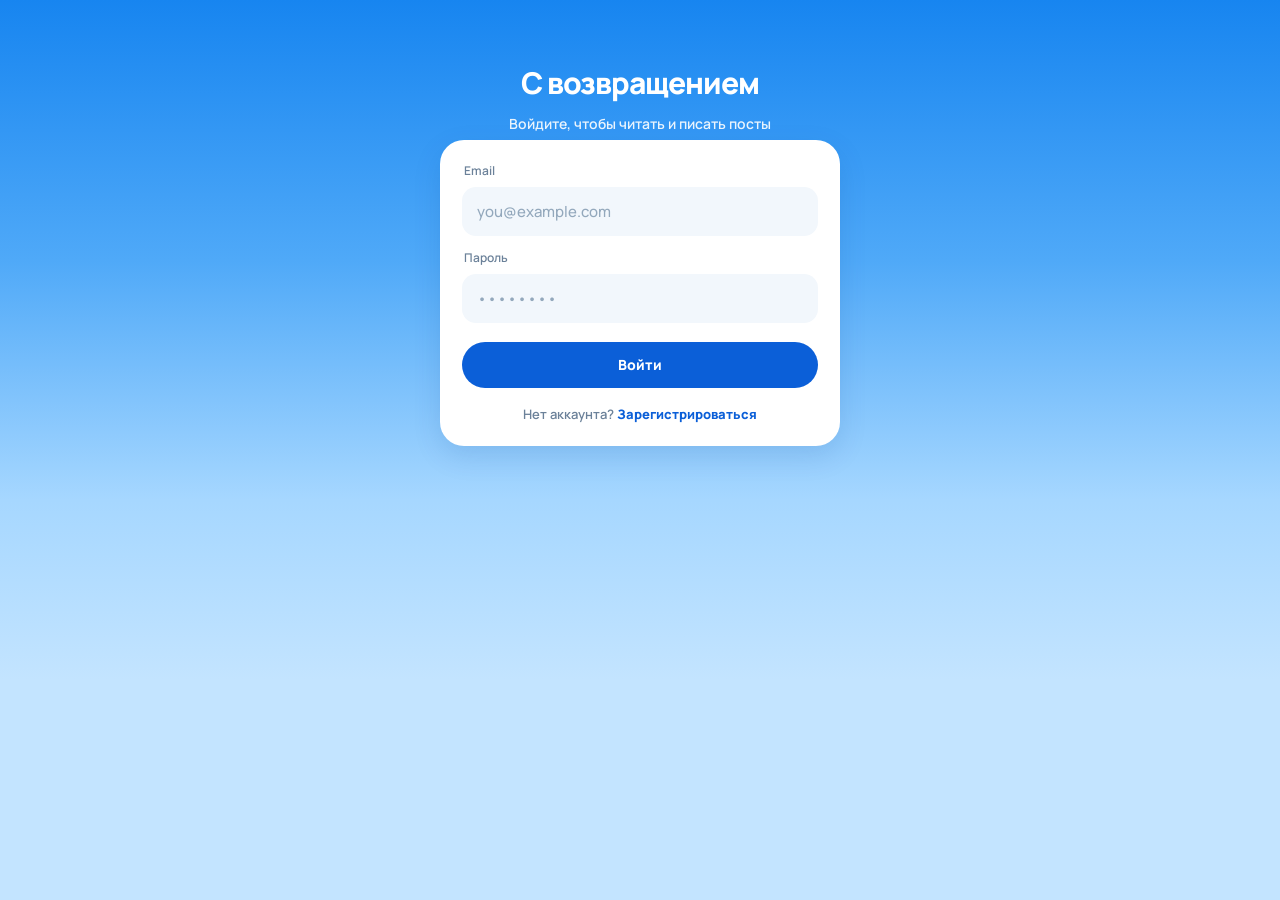
<file: src/main/resources/static/index.html>
<!doctype html>
<html lang="ru">
<head>
  <meta charset="UTF-8" />
  <meta name="viewport" content="width=device-width, initial-scale=1.0, viewport-fit=cover" />
  <title>Website</title>
  <link rel="preconnect" href="https://fonts.googleapis.com" />
  <link rel="preconnect" href="https://fonts.gstatic.com" crossorigin />
  <link rel="stylesheet" href="https://fonts.googleapis.com/css2?family=Manrope:wght@300;400;500;600;700;800&display=swap" />
  <link rel="stylesheet" href="style.css" />
</head>
<body>
  <header class="topbar wrap" id="topbar" hidden>
    <div class="topbar-in" id="nav"></div>
  </header>

  <main id="app" class="wrap app"></main>

  <div id="toast" class="toast" hidden></div>

  <script src="app.js"></script>
</body>
</html>
</file>
<file: src/main/resources/static/style.css>
:root {
  --blue-700: #0B5FD8;
  --blue-600: #1785F0;
  --blue-500: #4FA9F8;
  --blue-200: #A6D7FF;
  --blue-100: #C3E4FF;
  --royal: #0C3BB0;
  --ink: #0B2239;
  --ink-2: #37506B;
  --muted: #6B8199;
  --red: #E8342A;
  --white: #fff;

  --field: #F2F7FC;
  --field-2: #E4EEF8;
  --hair: #EAF1F8;

  --glass: rgba(255, 255, 255, .26);
  --glass-line: rgba(255, 255, 255, .5);

  --shadow-s: 0 2px 10px rgba(11, 58, 140, .08);
  --shadow-m: 0 10px 28px rgba(11, 58, 140, .13);
  --shadow-l: 0 18px 44px rgba(11, 58, 140, .18);

  --r-card: 24px;
  --r-pill: 999px;

  --sans: "Manrope", system-ui, -apple-system, "Segoe UI", Roboto, sans-serif;
}

* { box-sizing: border-box; }

html, body { height: 100%; }

body {
  margin: 0;
  background-color: var(--blue-100);
  background-image: linear-gradient(180deg,
      var(--blue-600) 0,
      var(--blue-500) 260px,
      var(--blue-200) 500px,
      var(--blue-100) 680px);
  background-repeat: no-repeat;
  color: var(--ink);
  font-family: var(--sans);
  font-size: 15px;
  font-weight: 500;
  line-height: 1.55;
  -webkit-font-smoothing: antialiased;
}

a { color: inherit; }
button { font: inherit; cursor: pointer; }
input, textarea { font: inherit; color: inherit; }

:where(a, button, input, textarea):focus-visible {
  outline: 3px solid rgba(11, 95, 216, .4);
  outline-offset: 2px;
}

.wrap {
  max-width: 640px;
  margin: 0 auto;
  padding-inline: 18px;
}

.app { padding-bottom: 100px; }

/* ---------- шапка-пилюля ---------- */

.topbar {
  position: sticky;
  top: calc(env(safe-area-inset-top, 0px) + 12px);
  z-index: 30;
  padding-top: 12px;
}

.topbar-in {
  background: var(--white);
  border-radius: var(--r-pill);
  box-shadow: var(--shadow-m);
  padding: 8px 10px 8px 8px;
  display: flex;
  align-items: center;
  gap: 14px;
}

.who { display: flex; align-items: center; gap: 10px; min-width: 0; }

.hello { line-height: 1.25; min-width: 0; }
.hello small { display: block; font-size: 11px; font-weight: 500; color: var(--muted); }
.hello b {
  display: block;
  font-size: 14px;
  font-weight: 800;
  letter-spacing: -.01em;
  white-space: nowrap;
  overflow: hidden;
  text-overflow: ellipsis;
}

.nav { display: flex; gap: 4px; margin-left: auto; }
.nav a {
  font-size: 13px;
  font-weight: 700;
  color: var(--muted);
  text-decoration: none;
  padding: 7px 14px;
  border-radius: var(--r-pill);
  transition: background .18s ease, color .18s ease;
}
.nav a:hover { color: var(--ink); background: var(--field); }
.nav a.on { color: var(--ink); background: var(--field); }

.circ {
  width: 38px;
  height: 38px;
  flex: 0 0 auto;
  border-radius: 50%;
  border: 0;
  background: var(--field);
  color: var(--ink);
  display: grid;
  place-items: center;
  font-size: 15px;
  transition: background .18s ease, color .18s ease;
}
.circ:hover { background: #FDECEB; color: var(--red); }

/* ---------- аватары ---------- */

.ava {
  width: 38px;
  height: 38px;
  flex: 0 0 auto;
  border-radius: 50%;
  background: var(--blue-700);
  color: var(--white);
  display: grid;
  place-items: center;
  font-weight: 800;
  font-size: 15px;
  letter-spacing: -.01em;
  text-transform: uppercase;
}
/* Фото вместо буквы-заглушки: тот же круг, но картинка кадрируется по центру */
img.ava { object-fit: cover; background: var(--blue-700); }

.ava.s { width: 32px; height: 32px; font-size: 13px; }
.ava.xl {
  width: 82px;
  height: 82px;
  font-size: 30px;
  box-shadow: 0 0 0 5px rgba(255, 255, 255, .3);
}

/* ---------- герой ---------- */

.hero {
  text-align: center;
  padding: 34px 0 30px;
  color: var(--white);
}
.hero-label { font-size: 13px; font-weight: 600; opacity: .9; margin: 0 0 2px; }
.hero-n {
  font-size: clamp(54px, 15vw, 76px);
  font-weight: 800;
  letter-spacing: -.045em;
  line-height: 1;
  margin: 0;
  font-variant-numeric: tabular-nums;
  text-shadow: 0 4px 20px rgba(8, 50, 110, .2);
}
.hero-sub { font-size: 15px; font-weight: 600; margin: 10px 0 0; opacity: .95; }
.hero-sub b { font-weight: 800; }

.btn-cta {
  display: inline-flex;
  align-items: center;
  gap: 12px;
  background: var(--blue-700);
  color: var(--white);
  border: 0;
  border-radius: var(--r-pill);
  padding: 15px 16px 15px 26px;
  font-size: 15px;
  font-weight: 800;
  letter-spacing: -.01em;
  box-shadow: var(--shadow-l);
  margin-top: 26px;
  transition: transform .18s ease, background .18s ease;
}
.btn-cta:hover { background: #0A53BE; transform: translateY(-1px); }
.btn-cta i {
  width: 28px;
  height: 28px;
  border-radius: 9px;
  background: rgba(255, 255, 255, .2);
  display: grid;
  place-items: center;
  font-style: normal;
  font-size: 13px;
}

/* ---------- чипсы ---------- */

.chips { display: flex; gap: 9px; flex-wrap: wrap; margin-bottom: 18px; }
.chip {
  font-size: 13px;
  font-weight: 600;
  padding: 9px 17px;
  border-radius: var(--r-pill);
  border: 1px solid var(--glass-line);
  background: var(--glass);
  backdrop-filter: blur(6px);
  color: #0E3E6E;
  transition: background .18s ease;
}
.chip:hover { background: rgba(255, 255, 255, .42); }
.chip.on {
  background: var(--white);
  color: var(--ink);
  border-color: var(--white);
  box-shadow: var(--shadow-s);
}

/* ---------- секции ---------- */

.sec { display: flex; align-items: baseline; gap: 12px; margin: 40px 0 16px; }
.sec h2 { font-size: 22px; font-weight: 800; letter-spacing: -.025em; margin: 0; }
.sec span { font-size: 13px; font-weight: 600; color: var(--muted); margin-left: auto; }

/* ---------- карточки ---------- */

.card {
  background: var(--white);
  border-radius: var(--r-card);
  box-shadow: var(--shadow-m);
  padding: 22px;
  margin-bottom: 16px;
}
.card-h { font-size: 17px; font-weight: 800; letter-spacing: -.02em; margin: 0 0 16px; }

/* ---------- поля ---------- */

.field { margin-bottom: 13px; }
.field label {
  display: block;
  font-size: 12px;
  font-weight: 600;
  color: var(--muted);
  margin-bottom: 6px;
  padding-left: 2px;
}
.field input,
.field textarea {
  width: 100%;
  background: var(--field);
  border: 1.5px solid transparent;
  border-radius: 14px;
  font-size: 15px;
  font-weight: 500;
  padding: 12px 14px;
  transition: border-color .18s ease, background .18s ease;
}
.field input::placeholder,
.field textarea::placeholder { color: #93A8BC; font-weight: 500; }
.field input:focus,
.field textarea:focus { outline: none; background: var(--white); border-color: var(--blue-600); }
.field input:disabled { color: var(--muted); }
.field textarea { resize: vertical; min-height: 84px; line-height: 1.6; }

.btn {
  font-size: 14px;
  font-weight: 800;
  letter-spacing: -.01em;
  padding: 12px 24px;
  border: 0;
  border-radius: var(--r-pill);
  background: var(--blue-700);
  color: var(--white);
  transition: background .18s ease;
}
.btn:hover { background: #0A53BE; }
.btn:disabled { opacity: .55; cursor: default; }
.btn.w { width: 100%; }

.btn-soft {
  font-size: 13px;
  font-weight: 700;
  padding: 9px 18px;
  border: 0;
  border-radius: var(--r-pill);
  background: var(--field);
  color: var(--ink-2);
  transition: background .18s ease, color .18s ease;
}
.btn-soft:hover { background: var(--field-2); }
.btn-soft.danger:hover { background: #FDECEB; color: var(--red); }

.btn-link {
  background: none;
  border: 0;
  padding: 0;
  font-size: 13px;
  font-weight: 800;
  color: var(--blue-700);
}
.btn-link:hover { color: #0A53BE; }

.row-end { display: flex; justify-content: flex-end; gap: 10px; align-items: center; }
.counter { font-size: 12px; font-weight: 600; color: var(--muted); }

/* ---------- пост ---------- */

.post {
  background: var(--white);
  border-radius: var(--r-card);
  box-shadow: var(--shadow-m);
  padding: 20px 22px;
  margin-bottom: 16px;
}
.post-top { display: flex; align-items: center; gap: 11px; margin-bottom: 14px; }
.post-who { line-height: 1.3; min-width: 0; }
.post-who b { display: block; font-size: 14px; font-weight: 800; letter-spacing: -.01em; }
.post-who small { display: block; font-size: 12px; font-weight: 500; color: var(--muted); }

.tag-you {
  font-size: 11px;
  font-weight: 800;
  color: var(--blue-700);
  background: #E7F1FE;
  border-radius: var(--r-pill);
  padding: 3px 10px;
  margin-left: 2px;
}

.post-more { margin-left: auto; display: flex; gap: 7px; }

.post-title {
  font-size: 19px;
  font-weight: 800;
  letter-spacing: -.025em;
  line-height: 1.3;
  margin: 0 0 7px;
  text-wrap: balance;
}
.post-body {
  color: var(--ink-2);
  font-weight: 500;
  margin: 0 0 16px;
  white-space: pre-wrap;
  word-break: break-word;
}

.post-acts {
  display: flex;
  align-items: center;
  gap: 8px;
  padding-top: 14px;
  border-top: 1px solid var(--hair);
}
.act {
  display: inline-flex;
  align-items: center;
  gap: 7px;
  font-size: 13px;
  font-weight: 700;
  color: var(--ink-2);
  background: var(--field);
  border: 0;
  border-radius: var(--r-pill);
  padding: 8px 15px;
  font-variant-numeric: tabular-nums;
  transition: background .18s ease, color .18s ease;
}
.act:hover { background: var(--field-2); }
.act.on { background: #FDECEB; color: var(--red); }
.act .h { font-size: 14px; line-height: 1; }

/* ---------- комментарии ---------- */

.comments {
  margin-top: 16px;
  padding-top: 16px;
  border-top: 1px solid var(--hair);
  display: flex;
  flex-direction: column;
  gap: 13px;
}
.cmt { display: flex; gap: 11px; align-items: flex-start; }
.cmt-b {
  flex: 1;
  min-width: 0;
  background: #F4F8FC;
  border-radius: 16px;
  border-top-left-radius: 5px;
  padding: 11px 14px;
}
.cmt-head { display: flex; align-items: baseline; gap: 9px; margin-bottom: 2px; flex-wrap: wrap; }
.cmt-head b { font-size: 13px; font-weight: 800; letter-spacing: -.01em; }
.cmt-head small { font-size: 11px; color: var(--muted); font-weight: 500; }
.cmt-txt { font-size: 14px; font-weight: 500; color: var(--ink-2); word-break: break-word; }

.cmt-acts { display: flex; gap: 4px; flex: 0 0 auto; padding-top: 8px; }
.ic {
  background: none;
  border: 0;
  padding: 4px 6px;
  color: #9AAEC2;
  font-size: 13px;
  line-height: 1;
  border-radius: 8px;
}
.ic:hover { color: var(--ink); background: var(--field); }
.ic.danger:hover { color: var(--red); background: #FDECEB; }

.cmt-form { display: flex; gap: 9px; margin-top: 3px; }
.cmt-form input {
  flex: 1;
  min-width: 0;
  background: var(--field);
  border: 1.5px solid transparent;
  border-radius: var(--r-pill);
  font-size: 14px;
  font-weight: 500;
  padding: 11px 16px;
}
.cmt-form input::placeholder { color: #93A8BC; }
.cmt-form input:focus { outline: none; background: var(--white); border-color: var(--blue-600); }

/* ---------- фото в комментарии ---------- */

.attach {
  flex: 0 0 auto;
  width: 40px;
  height: 40px;
  border: 0;
  border-radius: 50%;
  background: var(--field);
  font-size: 16px;
  line-height: 1;
  transition: background .18s ease;
}
.attach:hover { background: var(--field-2); }

.attach-preview {
  display: flex;
  align-items: center;
  gap: 11px;
  margin-top: 10px;
  padding: 9px 11px;
  background: var(--field);
  border-radius: 16px;
}
.attach-preview img {
  width: 44px;
  height: 44px;
  object-fit: cover;
  border-radius: 10px;
  flex: 0 0 auto;
}
.attach-name {
  flex: 1;
  min-width: 0;
  font-size: 12px;
  font-weight: 600;
  color: var(--ink-2);
  word-break: break-word;
}
.attach-name b { display: block; font-weight: 700; color: #12934F; }
.attach-drop {
  flex: 0 0 auto;
  border: 0;
  background: none;
  color: var(--muted);
  font-size: 14px;
  padding: 6px;
  border-radius: 8px;
}
.attach-drop:hover { color: var(--red); background: #FDECEB; }

.cmt-img {
  display: block;
  margin-top: 9px;
  border-radius: 14px;
  overflow: hidden;
  max-width: 260px;
}
.cmt-img img {
  display: block;
  width: 100%;
  height: auto;
  background: var(--field-2);
}

.post-img {
  display: block;
  margin: 0 0 16px;
  border-radius: 18px;
  overflow: hidden;
  background: var(--field-2);
}
.post-img img {
  display: block;
  width: 100%;
  height: auto;
  max-height: 460px;
  object-fit: cover;
}

/* ---------- контрастный блок ---------- */

.feature {
  background: var(--royal);
  color: var(--white);
  border-radius: var(--r-card);
  padding: 20px 22px;
  display: flex;
  align-items: center;
  gap: 16px;
  box-shadow: var(--shadow-m);
  margin-bottom: 16px;
}
.feature b { display: block; font-size: 17px; font-weight: 800; letter-spacing: -.02em; }
.feature small { display: block; font-size: 13px; font-weight: 500; opacity: .8; margin-top: 2px; }
.feature .pill {
  margin-left: auto;
  flex: 0 0 auto;
  background: var(--white);
  color: var(--royal);
  border: 0;
  border-radius: var(--r-pill);
  padding: 10px 18px;
  font-size: 13px;
  font-weight: 800;
}

/* ---------- профиль ---------- */

.prof-hero {
  text-align: center;
  color: var(--white);
  background: linear-gradient(180deg, var(--blue-600), var(--blue-500));
  border-radius: 32px;
  padding: 34px 22px 26px;
  box-shadow: var(--shadow-l);
  margin-bottom: 16px;
}
.prof-hero .ava { margin: 0 auto 14px; }
.ava-actions { display: flex; justify-content: center; gap: 8px; margin: -4px 0 14px; }
.btn-ghost {
  border: 1px solid rgba(255, 255, 255, .45);
  background: rgba(255, 255, 255, .16);
  color: var(--white);
  font-size: 12px;
  font-weight: 700;
  padding: 7px 13px;
  border-radius: 999px;
  cursor: pointer;
}
.btn-ghost:hover { background: rgba(255, 255, 255, .28); }
.btn-ghost:disabled { opacity: .6; cursor: default; }
.btn-ghost.danger:hover { background: rgba(255, 255, 255, .28); color: #FFD9D6; }
.prof-name { font-size: 24px; font-weight: 800; letter-spacing: -.03em; margin: 0; }
.prof-mail { font-size: 13px; font-weight: 500; opacity: .85; margin: 3px 0 0; word-break: break-all; }

.stats { display: flex; gap: 10px; margin-top: 22px; }
.stat {
  flex: 1;
  background: rgba(255, 255, 255, .18);
  border: 1px solid rgba(255, 255, 255, .28);
  backdrop-filter: blur(6px);
  border-radius: 18px;
  padding: 14px 8px;
}
.stat b {
  display: block;
  font-size: 26px;
  font-weight: 800;
  letter-spacing: -.03em;
  line-height: 1.1;
  font-variant-numeric: tabular-nums;
}
.stat small { font-size: 11px; font-weight: 600; opacity: .88; }

/* ---------- вход ---------- */

.auth-wrap { padding-top: 40px; }
.auth-card { max-width: 400px; margin: 0 auto; }
.auth-foot { text-align: center; margin: 16px 0 0; font-size: 13px; font-weight: 600; color: var(--muted); }

.brand-lead { text-align: center; color: var(--white); padding: 20px 0 6px; }
.brand-lead h1 { font-size: 30px; font-weight: 800; letter-spacing: -.035em; margin: 0; }
.brand-lead p { font-size: 14px; font-weight: 600; opacity: .9; margin: 6px 0 0; }

/* ---------- состояния ---------- */

.empty {
  background: var(--white);
  border-radius: var(--r-card);
  box-shadow: var(--shadow-m);
  padding: 40px 22px;
  text-align: center;
  color: var(--muted);
  font-weight: 600;
}
.loading { text-align: center; padding: 30px 0; color: var(--white); font-weight: 700; opacity: .9; }
.error-text { color: var(--red); font-size: 13px; font-weight: 600; margin-top: 10px; }

.error-card {
  background: var(--white);
  border-radius: var(--r-card);
  box-shadow: var(--shadow-m);
  padding: 22px;
  color: var(--red);
  font-weight: 600;
}

/* ---------- тост ---------- */

.toast {
  position: fixed;
  bottom: calc(env(safe-area-inset-bottom, 0px) + 20px);
  left: 50%;
  transform: translateX(-50%);
  background: var(--ink);
  color: var(--white);
  padding: 13px 22px;
  border-radius: var(--r-pill);
  font-size: 14px;
  font-weight: 700;
  max-width: calc(100vw - 36px);
  box-shadow: var(--shadow-l);
  z-index: 50;
}
.toast.error { background: var(--red); }

[hidden] { display: none !important; }

@media (prefers-reduced-motion: reduce) {
  * { transition: none !important; }
}

@media (max-width: 480px) {
  .post, .card { padding: 18px 16px; }
  .post-top { flex-wrap: wrap; }
  .post-more { margin-left: 0; width: 100%; margin-top: 10px; }
  .feature { flex-wrap: wrap; }
  .feature .pill { margin-left: 0; }
  .hello small { display: none; }
  .nav a { padding: 7px 11px; font-size: 12px; }
  .prof-hero { padding: 28px 16px 22px; }
  .stats { gap: 7px; }
}
</file>
